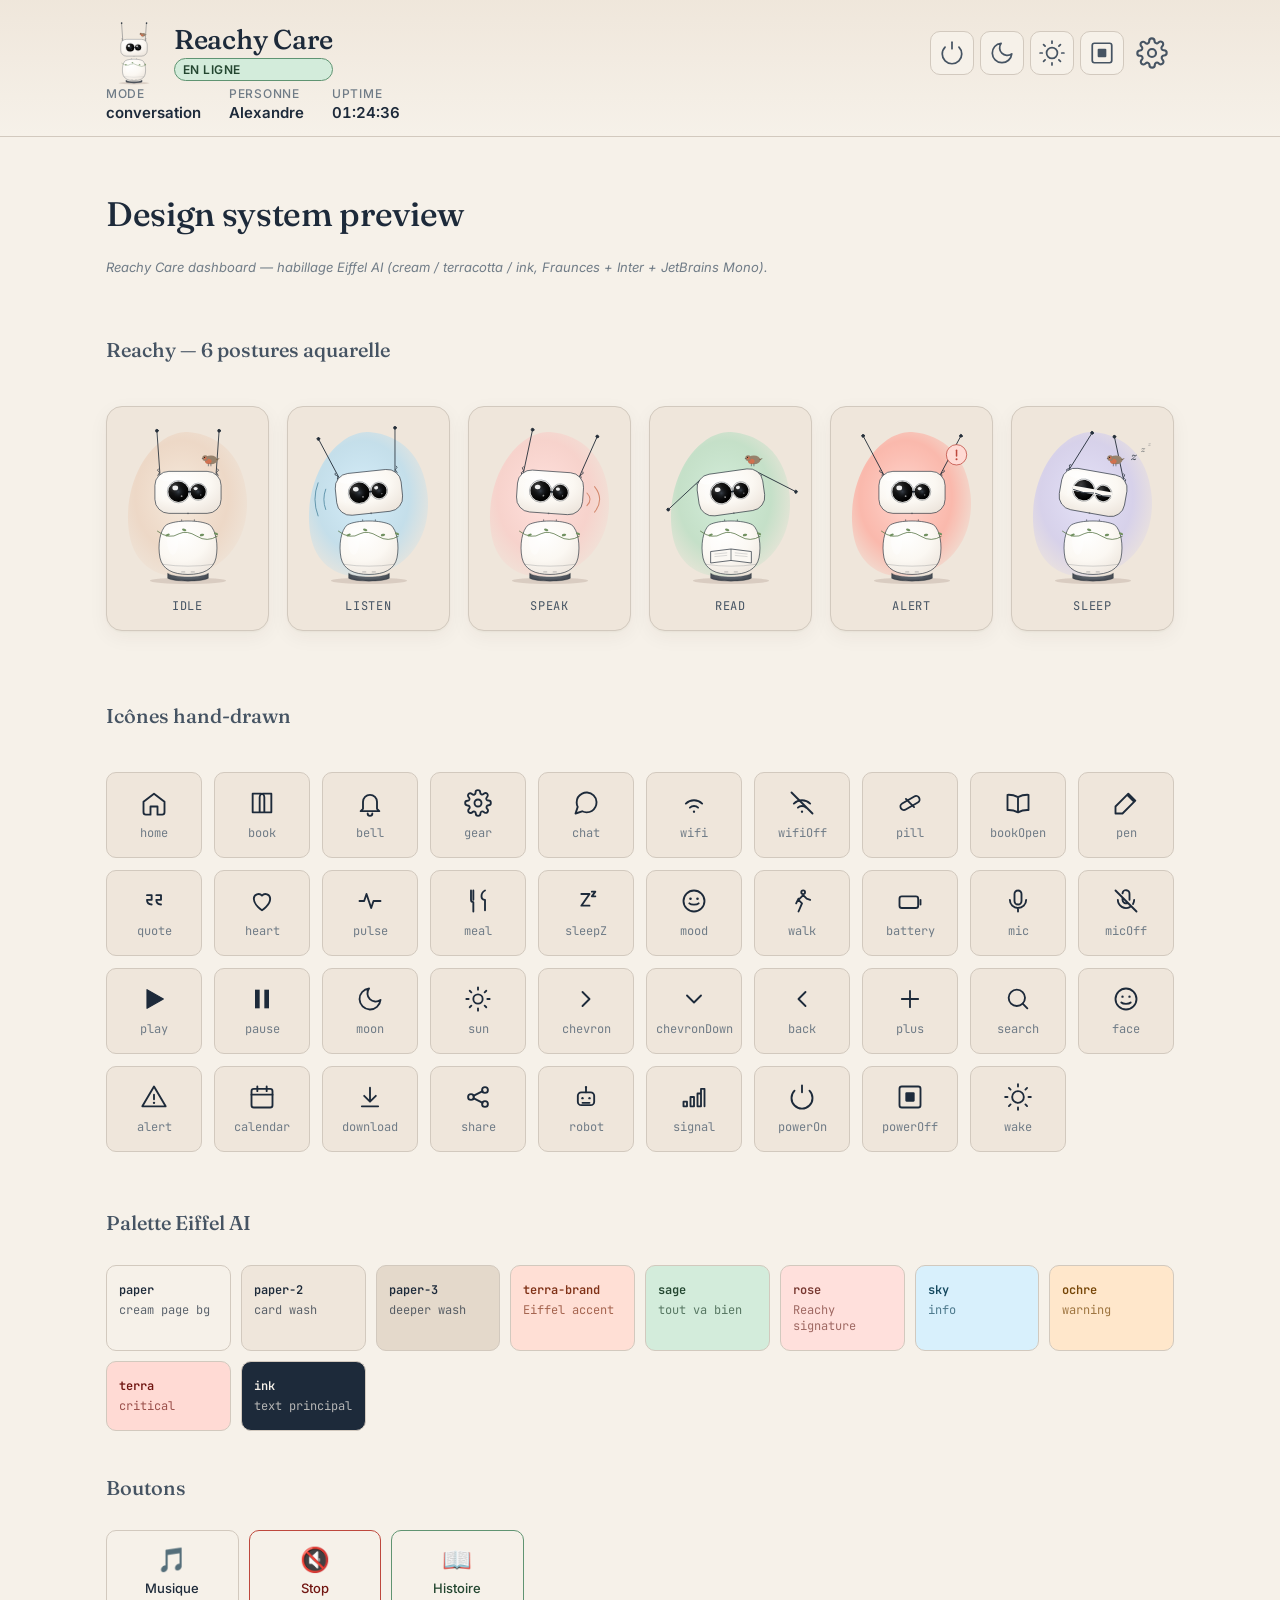
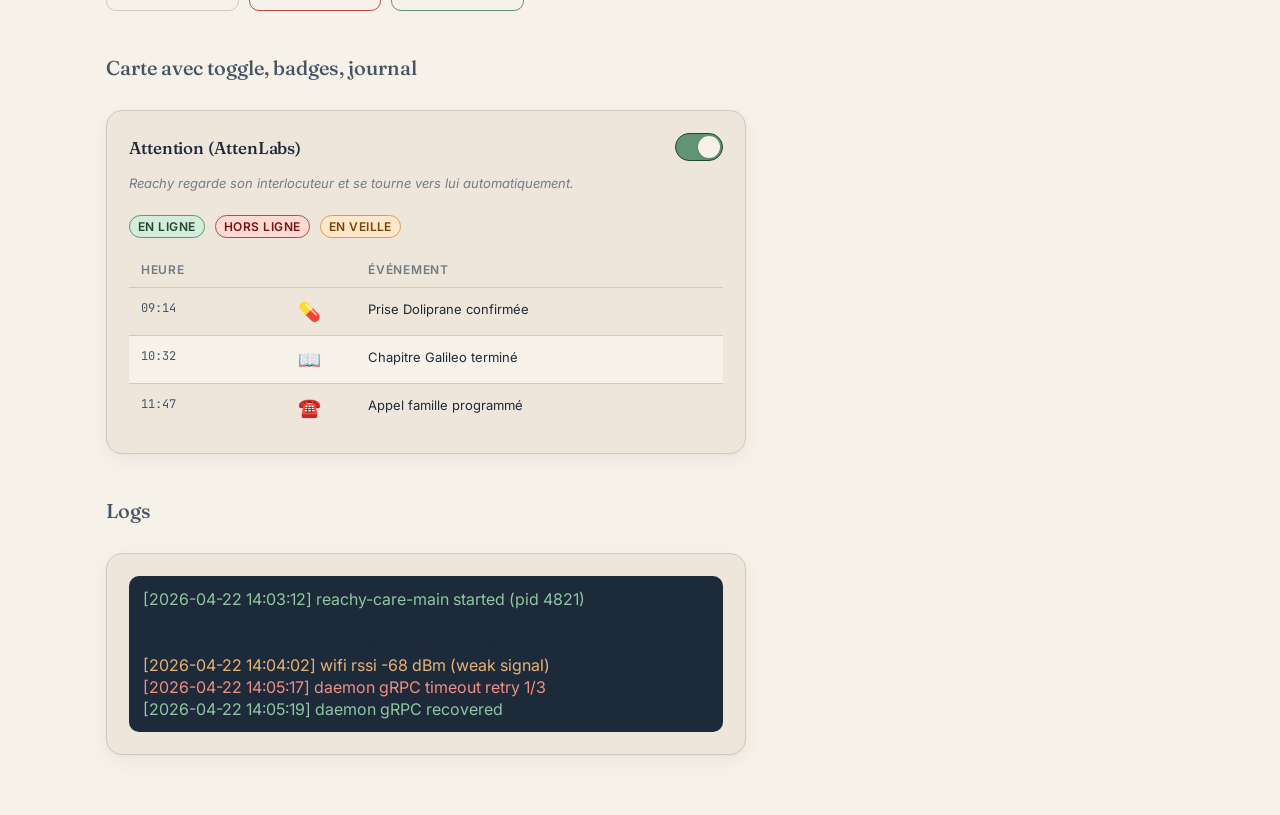
<file: resources/dashboard/preview.html>
<!DOCTYPE html>
<html lang="fr">
<head>
    <meta charset="UTF-8">
    <meta name="viewport" content="width=device-width, initial-scale=1.0">
    <title>Reachy Care — Design system preview</title>
    <link rel="stylesheet" href="./style.css">
    <style>
        .preview-main { max-width: 1100px; margin: 0 auto; padding: 24px 16px 60px; }
        .preview-title { font-family: var(--serif); font-size: var(--fs-3xl); margin: 32px 0 8px; color: var(--ink); font-weight: 500; letter-spacing: -0.01em; }
        .preview-section-title { font-family: var(--serif); font-size: var(--fs-xl); margin: 28px 0 14px; color: var(--ink-2); font-weight: 500; }
        .preview-note { color: var(--ink-3); font-style: italic; margin-bottom: 18px; font-size: var(--fs-sm); }
        .postures-grid { display: grid; grid-template-columns: repeat(auto-fit, minmax(160px, 1fr)); gap: 18px; margin: 14px 0 28px; }
        .posture-card { background: var(--paper-2); border-radius: var(--r-lg); border: 1px solid var(--hairline); padding: 16px; display: flex; flex-direction: column; align-items: center; gap: 10px; box-shadow: var(--shadow-soft); }
        .posture-label { font-family: var(--mono); font-size: var(--fs-xs); color: var(--ink-2); text-transform: uppercase; letter-spacing: 0.08em; }
        .icons-grid { display: grid; grid-template-columns: repeat(auto-fit, minmax(96px, 1fr)); gap: 12px; margin: 14px 0; }
        .icon-tile { background: var(--paper-2); border: 1px solid var(--hairline); border-radius: var(--r-md); padding: 16px 8px; display: flex; flex-direction: column; align-items: center; gap: 8px; color: var(--ink); }
        .icon-tile .label { font-family: var(--mono); font-size: var(--fs-xs); color: var(--ink-3); }
        .palette-grid { display: grid; grid-template-columns: repeat(auto-fit, minmax(120px, 1fr)); gap: 10px; }
        .swatch { padding: 16px 12px; border-radius: var(--r-md); border: 1px solid var(--hairline); font-family: var(--mono); font-size: var(--fs-xs); }
        .swatch-name { font-weight: 600; margin-bottom: 4px; }
        .swatch-val { opacity: 0.7; }
        .demo-row { display: flex; gap: 10px; flex-wrap: wrap; align-items: center; margin: 10px 0; }
        .divider { height: 1px; background: var(--hairline); margin: 36px 0 4px; }
    </style>
</head>
<body>
    <header>
        <div class="header-top" style="max-width: 1100px; margin: 0 auto; padding: 0 16px;">
            <div class="header-identity">
                <div class="robot-avatar" id="header-avatar"></div>
                <div class="header-text">
                    <h1>Reachy Care</h1>
                    <span class="badge badge-online">En ligne</span>
                </div>
            </div>
            <div class="power-controls">
                <button class="power-btn power-on" data-tooltip="Allumer" id="btn-on"></button>
                <button class="power-btn power-sleep" data-tooltip="Veille" id="btn-sleep"></button>
                <button class="power-btn power-wake" data-tooltip="Réveil" id="btn-wake"></button>
                <button class="power-btn power-off" data-tooltip="Arrêt" id="btn-off"></button>
                <a href="#" class="settings-link" data-tooltip="Paramètres" id="link-settings"></a>
            </div>
        </div>
        <div class="header-indicators" style="max-width: 1100px; margin: 0 auto; padding: 0 16px;">
            <div class="indicator">
                <span class="indicator-label">Mode</span>
                <span class="indicator-value">conversation</span>
            </div>
            <div class="indicator">
                <span class="indicator-label">Personne</span>
                <span class="indicator-value">Alexandre</span>
            </div>
            <div class="indicator">
                <span class="indicator-label">Uptime</span>
                <span class="indicator-value">01:24:36</span>
            </div>
        </div>
    </header>

    <main class="preview-main">
        <h1 class="preview-title">Design system preview</h1>
        <p class="preview-note">Reachy Care dashboard — habillage Eiffel AI (cream / terracotta / ink, Fraunces + Inter + JetBrains Mono).</p>

        <h2 class="preview-section-title">Reachy — 6 postures aquarelle</h2>
        <div class="postures-grid" id="postures-grid"></div>

        <h2 class="preview-section-title">Icônes hand-drawn</h2>
        <div class="icons-grid" id="icons-grid"></div>

        <h2 class="preview-section-title">Palette Eiffel AI</h2>
        <div class="palette-grid">
            <div class="swatch" style="background: var(--paper); color: var(--ink);"><div class="swatch-name">paper</div><div class="swatch-val">cream page bg</div></div>
            <div class="swatch" style="background: var(--paper-2); color: var(--ink);"><div class="swatch-name">paper-2</div><div class="swatch-val">card wash</div></div>
            <div class="swatch" style="background: var(--paper-3); color: var(--ink);"><div class="swatch-name">paper-3</div><div class="swatch-val">deeper wash</div></div>
            <div class="swatch" style="background: var(--terra-brand-wash); color: var(--terra-brand-ink);"><div class="swatch-name">terra-brand</div><div class="swatch-val">Eiffel accent</div></div>
            <div class="swatch" style="background: var(--sage-wash); color: var(--sage-ink);"><div class="swatch-name">sage</div><div class="swatch-val">tout va bien</div></div>
            <div class="swatch" style="background: var(--rose-wash); color: var(--rose-ink);"><div class="swatch-name">rose</div><div class="swatch-val">Reachy signature</div></div>
            <div class="swatch" style="background: var(--sky-wash); color: var(--sky-ink);"><div class="swatch-name">sky</div><div class="swatch-val">info</div></div>
            <div class="swatch" style="background: var(--ochre-wash); color: var(--ochre-ink);"><div class="swatch-name">ochre</div><div class="swatch-val">warning</div></div>
            <div class="swatch" style="background: var(--terra-wash); color: var(--terra-ink);"><div class="swatch-name">terra</div><div class="swatch-val">critical</div></div>
            <div class="swatch" style="background: var(--ink); color: var(--paper);"><div class="swatch-name">ink</div><div class="swatch-val">text principal</div></div>
        </div>

        <h2 class="preview-section-title">Boutons</h2>
        <div class="commands-grid" style="max-width: 560px;">
            <button class="cmd-btn"><span class="cmd-icon">🎵</span><span>Musique</span></button>
            <button class="cmd-btn cmd-btn-danger"><span class="cmd-icon">🔇</span><span>Stop</span></button>
            <button class="cmd-btn cmd-btn-accent"><span class="cmd-icon">📖</span><span>Histoire</span></button>
        </div>

        <h2 class="preview-section-title">Carte avec toggle, badges, journal</h2>
        <section class="card" style="max-width: 640px;">
            <div class="section-header">
                <h2>Attention (AttenLabs)</h2>
                <label class="toggle">
                    <input type="checkbox" checked>
                    <span class="toggle-slider"></span>
                </label>
            </div>
            <p class="placeholder" style="text-align: left; padding: 0 0 14px;">
                Reachy regarde son interlocuteur et se tourne vers lui automatiquement.
            </p>
            <div class="demo-row">
                <span class="badge badge-online">En ligne</span>
                <span class="badge badge-offline">Hors ligne</span>
                <span class="badge badge-sleeping">En veille</span>
            </div>
            <table class="journal-table" style="margin-top: 14px;">
                <thead><tr><th>Heure</th><th></th><th>Événement</th></tr></thead>
                <tbody>
                    <tr><td class="journal-time">09:14</td><td class="journal-category">💊</td><td class="journal-text">Prise Doliprane confirmée</td></tr>
                    <tr><td class="journal-time">10:32</td><td class="journal-category">📖</td><td class="journal-text">Chapitre Galileo terminé</td></tr>
                    <tr><td class="journal-time">11:47</td><td class="journal-category">☎️</td><td class="journal-text">Appel famille programmé</td></tr>
                </tbody>
            </table>
        </section>

        <h2 class="preview-section-title">Logs</h2>
        <section class="card" style="max-width: 640px;">
            <div class="logs-container">
                <div id="logs-demo">
<span class="log-line log-info">[2026-04-22 14:03:12] reachy-care-main started (pid 4821)</span>
<span class="log-line">[2026-04-22 14:03:14] camera pipeline ready, fps 15</span>
<span class="log-line">[2026-04-22 14:03:15] conv_app_v2 IPC connected</span>
<span class="log-line log-warning">[2026-04-22 14:04:02] wifi rssi -68 dBm (weak signal)</span>
<span class="log-line log-error">[2026-04-22 14:05:17] daemon gRPC timeout retry 1/3</span>
<span class="log-line log-info">[2026-04-22 14:05:19] daemon gRPC recovered</span>
                </div>
            </div>
        </section>
    </main>

    <script src="./components/icons.js"></script>
    <script src="./components/reachy.js"></script>
    <script>
        // Header avatar
        const headerAvatar = document.getElementById('header-avatar');
        headerAvatar.replaceChildren(Reachy.render('idle', 56, { showWash: false }));

        // Power buttons
        document.getElementById('btn-on').appendChild(Icons.svg('powerOn', 22));
        document.getElementById('btn-sleep').appendChild(Icons.svg('moon', 22));
        document.getElementById('btn-wake').appendChild(Icons.svg('wake', 22));
        document.getElementById('btn-off').appendChild(Icons.svg('powerOff', 22));
        document.getElementById('link-settings').appendChild(Icons.svg('gear', 22));

        // Posture gallery
        const postureGrid = document.getElementById('postures-grid');
        for (const posture of ['idle', 'listen', 'speak', 'read', 'alert', 'sleep']) {
            const card = document.createElement('div');
            card.className = 'posture-card';
            card.appendChild(Reachy.render(posture, 140));
            const label = document.createElement('div');
            label.className = 'posture-label';
            label.textContent = posture;
            card.appendChild(label);
            postureGrid.appendChild(card);
        }

        // Icon gallery
        const iconGrid = document.getElementById('icons-grid');
        for (const name of Icons.names()) {
            const tile = document.createElement('div');
            tile.className = 'icon-tile';
            tile.appendChild(Icons.svg(name, 28));
            const lbl = document.createElement('div');
            lbl.className = 'label';
            lbl.textContent = name;
            tile.appendChild(lbl);
            iconGrid.appendChild(tile);
        }
    </script>
</body>
</html>
</file>
<file: resources/dashboard/style.css>
/* ============================================
   Reachy Care Dashboard — Eiffel AI watercolor palette
   Mobile-first, tokens-based.
   ============================================ */

@import url("https://fonts.googleapis.com/css2?family=Fraunces:opsz,wght@9..144,400;9..144,500;9..144,600;9..144,700&family=Inter:wght@400;500;600;700&family=JetBrains+Mono:wght@400;500&display=swap");
@import url("./styles/tokens.css");

* {
    margin: 0;
    padding: 0;
    box-sizing: border-box;
}

body {
    font-family: var(--sans);
    background-color: var(--paper);
    color: var(--ink);
    min-height: 100vh;
    -webkit-font-smoothing: antialiased;
    -moz-osx-font-smoothing: grayscale;
}

/* ---- Header ---- */

header {
    background: linear-gradient(180deg, var(--paper-2) 0%, var(--paper) 100%);
    padding: 14px 16px 10px;
    position: sticky;
    top: 0;
    z-index: 100;
    border-bottom: 1px solid var(--hairline);
    backdrop-filter: saturate(1.1);
}

/* Grid à 2 colonnes : identity/indicators à gauche, power-controls/wifi à droite.
   Ça garantit que la colonne Wifi s'aligne pile sous le 1er bouton power-on. */
.header-grid {
    display: grid;
    grid-template-columns: 1fr auto;
    column-gap: 12px;
    row-gap: 10px;
    align-items: center;
}

.header-grid .header-identity { grid-column: 1; grid-row: 1; }
.header-grid .power-controls { grid-column: 2; grid-row: 1; justify-self: end; }
.header-grid .header-indicators { grid-column: 1; grid-row: 2; }
.header-grid .header-wifi-wrap { grid-column: 2; grid-row: 2; justify-self: start; }

.header-top {
    display: flex;
    align-items: center;
    justify-content: space-between;
    margin-bottom: 10px;
    gap: 12px;
}

.header-identity {
    display: flex;
    align-items: center;
    gap: 12px;
    min-width: 0;
}

.header-text {
    display: flex;
    flex-direction: column;
    gap: 4px;
    min-width: 0;
}

header h1 {
    font-family: var(--serif);
    font-size: 1.4rem;
    font-weight: 500;
    letter-spacing: -0.01em;
    line-height: 1.1;
    color: var(--ink);
    font-variation-settings: "opsz" 20, "SOFT" 50;
}

/* ---- Robot Avatar ---- */

.robot-avatar {
    width: 56px;
    height: 66px;
    flex-shrink: 0;
    border-radius: var(--r-md);
    background: transparent;
    padding: 0;
    display: flex;
    align-items: center;
    justify-content: center;
    transition: transform 0.3s;
}

.robot-avatar.online {
    /* état en ligne — subtil rebond */
}

.robot-avatar.sleeping {
    opacity: 0.65;
}

.robot-avatar svg {
    width: 100%;
    height: 100%;
}

.robot-avatar-img {
    width: 100%;
    height: 100%;
    object-fit: contain;
    display: block;
}

/* ---- Power Controls ---- */

.power-controls {
    display: flex;
    gap: 6px;
    flex-shrink: 0;
}

.power-btn {
    width: 40px;
    height: 40px;
    border-radius: var(--r-md);
    border: 1px solid var(--hairline);
    background: var(--paper);
    color: var(--ink-2);
    cursor: pointer;
    display: flex;
    align-items: center;
    justify-content: center;
    transition: color 0.2s, border-color 0.2s, background 0.2s, transform 0.15s;
    -webkit-tap-highlight-color: transparent;
    padding: 8px;
    min-height: 44px;
    min-width: 44px;
}

.power-btn svg {
    width: 100%;
    height: 100%;
}

.power-btn:active {
    transform: scale(0.92);
}

.power-btn.power-on:hover, .power-btn.power-on:active {
    color: var(--sage-ink);
    border-color: var(--sage);
    background: var(--sage-wash);
}

.power-btn.power-off:hover, .power-btn.power-off:active {
    color: var(--terra-ink);
    border-color: var(--terra);
    background: var(--terra-wash);
}

.power-btn.power-sleep:hover, .power-btn.power-sleep:active {
    color: var(--ochre-ink);
    border-color: var(--ochre);
    background: var(--ochre-wash);
}

.power-btn.power-wake:hover, .power-btn.power-wake:active {
    color: var(--sky-ink);
    border-color: var(--sky);
    background: var(--sky-wash);
}

/* État "en cours" : bouton enfoncé et saturé de sa couleur (vert pour ON,
   rouge pour OFF) tant que l'opération tourne. Pas d'animation pulse :
   le CEO veut une couleur franche pleine, pas un clignotement. */
.power-btn.is-busy {
    transform: scale(0.92);
    cursor: wait;
}

.power-btn.is-busy.power-on {
    color: #fff;
    border-color: var(--sage-ink);
    background: var(--sage);
}

.power-btn.is-busy.power-on svg {
    color: #fff;
    stroke: currentColor;
}

.power-btn.is-busy.power-off {
    color: #fff;
    border-color: var(--terra-ink);
    background: var(--terra);
}

.power-btn.is-busy.power-off svg {
    color: #fff;
    stroke: currentColor;
}

.power-btn.is-busy.power-sleep {
    color: #fff;
    border-color: var(--ochre-ink);
    background: var(--ochre);
}

.power-btn.is-busy.power-sleep svg {
    color: #fff;
    stroke: currentColor;
}

.power-btn.is-busy.power-wake {
    color: #fff;
    border-color: var(--sky-ink);
    background: var(--sky);
}

.power-btn.is-busy.power-wake svg {
    color: #fff;
    stroke: currentColor;
}

/* AttenLabs live : état courant + flag speaking. Inline dans section-header
   entre le h2 et la pastille toggle — chips en MAJUSCULES, colorés selon
   l'état (SILENT gris, TO_HUMAN ocre, TO_COMPUTER sage) + "PARLE" cyan pulse.
   margin-left:auto pousse le groupe à droite, toggle vient après (space-between
   + nowrap sur le parent garantit une seule ligne). */
.attenlabs-live {
    display: flex;
    align-items: center;
    gap: 6px;
    flex: 0 0 auto;
    margin-left: auto;
}

.state-chip {
    display: inline-flex;
    align-items: center;
    padding: 3px 10px;
    border-radius: 999px;
    border: 1px solid var(--hairline);
    background: var(--paper);
    color: var(--ink-2);
    font-size: 0.72rem;
    font-weight: 600;
    letter-spacing: 0.04em;
    text-transform: uppercase;
    line-height: 1.4;
    white-space: nowrap;
}

/* Le `display: inline-flex` ci-dessus override l'attribut HTML [hidden] du
   span PARLE. On restaure display:none pour respecter le toggle JS. */
.state-chip[hidden] {
    display: none;
}

.state-chip-muted {
    color: var(--ink-3, #999);
    border-style: dashed;
}

.state-chip-silent {
    color: var(--ink-2);
    border-color: var(--ink-3, #bbb);
    background: var(--paper);
}

.state-chip-to-human {
    color: var(--ochre-ink);
    border-color: var(--ochre);
    background: var(--ochre-wash);
}

.state-chip-to-computer {
    color: var(--sage-ink);
    border-color: var(--sage);
    background: var(--sage-wash);
}

@keyframes attenlabs-speaking-pulse {
    0%, 100% { opacity: 1; }
    50% { opacity: 0.6; }
}

.state-chip-speaking {
    color: var(--sky-ink);
    border-color: var(--sky);
    background: var(--sky-wash);
    animation: attenlabs-speaking-pulse 1.5s ease-in-out infinite;
}

/* Flash visuel à chaque transition de chip (scale + halo). 450 ms : assez
   long pour être vu même si la vraie transition main.py est fugace. */
@keyframes state-chip-flash-anim {
    0%   { transform: scale(1.18); box-shadow: 0 0 0 4px rgba(40, 120, 80, 0.25); }
    100% { transform: scale(1);    box-shadow: 0 0 0 0 transparent; }
}

.state-chip.state-chip-flash {
    animation: state-chip-flash-anim 450ms ease-out;
}

.settings-link {
    width: 40px;
    height: 40px;
    display: flex;
    align-items: center;
    justify-content: center;
    color: var(--ink-2);
    padding: 6px;
    transition: color 0.2s, transform 0.15s;
    -webkit-tap-highlight-color: transparent;
    min-height: 44px;
    min-width: 44px;
}

.settings-link svg {
    width: 100%;
    height: 100%;
    transition: transform 0.25s ease;
}

.settings-link:hover, .settings-link:active {
    color: var(--terra-brand);
}

.settings-link:hover svg, .settings-link:active svg {
    transform: rotate(30deg);
}

/* ---- Tooltips custom (data-tooltip) ---- */

[data-tooltip] {
    position: relative;
}

[data-tooltip]::after {
    content: attr(data-tooltip);
    position: absolute;
    top: calc(100% + 10px);
    left: 50%;
    transform: translateX(-50%);
    background: var(--ink);
    color: var(--paper);
    padding: 6px 10px;
    border-radius: var(--r-sm);
    font-size: var(--fs-xs);
    font-weight: 500;
    white-space: nowrap;
    opacity: 0;
    pointer-events: none;
    transition: opacity 0.15s ease-out 0.3s;
    z-index: 1000;
    box-shadow: var(--shadow-soft);
}

[data-tooltip]:hover::after {
    opacity: 1;
}

.power-controls > *:last-child[data-tooltip]::after {
    left: auto;
    right: 0;
    transform: translateX(0);
}

/* ---- Badge ---- */

.badge {
    font-size: var(--fs-xs);
    font-weight: 600;
    padding: 3px 8px;
    border-radius: 20px;
    text-transform: uppercase;
    letter-spacing: 0.04em;
    display: inline-block;
}

.badge-online {
    background: var(--sage-wash);
    color: var(--sage-ink);
    border: 1px solid var(--sage);
}

.badge-offline {
    background: var(--terra-wash);
    color: var(--terra-ink);
    border: 1px solid var(--terra);
}

.badge-sleeping {
    background: var(--ochre-wash);
    color: var(--ochre-ink);
    border: 1px solid var(--ochre);
}

.sleeping-badge {
    color: var(--ochre-ink) !important;
    font-weight: 700;
}

/* Wifi indicator in header — dans la cellule grid sous power-on */
.header-wifi-wrap {
    display: flex;
    align-items: flex-start;
}

.indicator-wifi {
    align-items: flex-start;
}

.indicator-wifi .indicator-value {
    display: inline-flex;
    align-items: center;
    gap: 6px;
    font-size: var(--fs-sm);
}

.wifi-icon {
    display: inline-flex;
    align-items: center;
    width: 18px;
    height: 18px;
}

.wifi-icon.wifi-online {
    color: var(--sage-ink);
}

.wifi-icon.wifi-offline {
    color: var(--terra-ink);
}

#indicator-wifi-ssid {
    max-width: 120px;
    overflow: hidden;
    text-overflow: ellipsis;
    white-space: nowrap;
    font-size: var(--fs-sm);
}

/* ---- Indicators ---- */

.header-indicators {
    display: flex;
    gap: 20px;
}

.indicator {
    display: flex;
    flex-direction: column;
    gap: 2px;
}

.indicator-label {
    font-size: var(--fs-xs);
    color: var(--ink-3);
    text-transform: uppercase;
    letter-spacing: 0.06em;
    font-weight: 500;
}

.indicator-value {
    font-size: var(--fs-md);
    font-weight: 600;
    color: var(--ink);
    font-variant-numeric: tabular-nums;
}

/* ---- Main ---- */

main {
    padding: 12px;
    max-width: 100%;
    display: flex;
    flex-direction: column;
    gap: 12px;
    padding-bottom: 40px;
}

/* ---- Card ---- */

.card {
    background: var(--paper-2);
    border-radius: var(--r-lg);
    padding: 18px;
    box-shadow: var(--shadow-soft);
    border: 1px solid var(--hairline);
}

.card h2 {
    font-family: var(--serif);
    font-size: var(--fs-lg);
    font-weight: 500;
    margin-bottom: 14px;
    color: var(--ink);
    letter-spacing: -0.005em;
    font-variation-settings: "opsz" 14, "SOFT" 30;
}

.section-header {
    display: flex;
    align-items: center;
    justify-content: space-between;
    flex-wrap: nowrap;
    gap: 12px;
    margin-bottom: 14px;
}

.section-header h2 {
    margin-bottom: 0;
    flex: 0 1 auto;
    min-width: 0;
}

.placeholder {
    color: var(--ink-3);
    font-size: var(--fs-sm);
    font-style: italic;
    text-align: center;
    padding: 20px 0;
}

/* ---- Video Feed ---- */

.video-container {
    position: relative;
    width: 100%;
    aspect-ratio: 16 / 9;
    background: var(--paper-3);
    border-radius: var(--r-md);
    overflow: hidden;
    border: 1px solid var(--hairline);
}

#video-feed {
    width: 100%;
    height: 100%;
    max-height: 50vh;
    object-fit: contain;
    display: block;
}

.video-overlay {
    position: absolute;
    inset: 0;
    display: flex;
    align-items: center;
    justify-content: center;
    background: var(--paper-3);
    color: var(--ink-3);
    font-size: var(--fs-sm);
    font-style: italic;
}

.video-overlay.hidden {
    display: none;
}

/* ---- Person Selector ---- */

#person-selector {
    background: var(--paper);
    color: var(--ink);
    border: 1px solid var(--hairline);
    border-radius: var(--r-sm);
    padding: 8px 14px;
    font-size: var(--fs-sm);
    font-family: inherit;
    cursor: pointer;
    appearance: none;
    -webkit-appearance: none;
    background-image: url("data:image/svg+xml,%3Csvg xmlns='http://www.w3.org/2000/svg' width='12' height='12' viewBox='0 0 12 12'%3E%3Cpath fill='%237a6b58' d='M2 4l4 4 4-4'/%3E%3C/svg%3E");
    background-repeat: no-repeat;
    background-position: right 10px center;
    padding-right: 30px;
    min-height: 36px;
}

#person-selector:focus {
    outline: 2px solid var(--terra-brand);
    outline-offset: 1px;
}

/* ---- Journal ---- */

.journal-table {
    width: 100%;
    border-collapse: collapse;
    font-size: var(--fs-sm);
}

.journal-table th {
    text-align: left;
    padding: 10px 12px;
    color: var(--ink-3);
    font-weight: 600;
    font-size: var(--fs-xs);
    text-transform: uppercase;
    letter-spacing: 0.06em;
    border-bottom: 1px solid var(--hairline);
}

.journal-table td {
    padding: 12px;
    border-bottom: 1px solid var(--hairline);
    vertical-align: top;
}

.journal-table tr:nth-child(even) td {
    background: var(--paper);
}

.journal-table tr:last-child td {
    border-bottom: none;
}

.journal-time {
    color: var(--ink-2);
    white-space: nowrap;
    font-family: var(--mono);
    font-variant-numeric: tabular-nums;
    font-size: var(--fs-xs);
}

.journal-category {
    font-size: 1.15rem;
    text-align: center;
}

.journal-text {
    color: var(--ink);
    line-height: 1.5;
}

/* ---- Activities Grid ---- */

.activities-grid {
    display: grid;
    grid-template-columns: 1fr;
    gap: 10px;
}

.activity-card {
    display: flex;
    align-items: center;
    gap: 12px;
    padding: 14px 16px;
    background: var(--paper);
    border-radius: var(--r-md);
    border: 1px solid var(--hairline);
    transition: border-color 0.2s, background 0.2s;
}

.activity-card.active-mode {
    border-color: var(--terra-brand);
    background: var(--terra-brand-wash);
}

.activity-info {
    flex: 1;
    min-width: 0;
}

.activity-name {
    font-size: var(--fs-md);
    font-weight: 600;
    color: var(--ink);
    white-space: nowrap;
    overflow: hidden;
    text-overflow: ellipsis;
}

.activity-desc {
    font-size: var(--fs-xs);
    color: var(--ink-3);
    margin-top: 2px;
}

.activity-actions {
    display: flex;
    align-items: center;
    gap: 10px;
    flex-shrink: 0;
}

/* ---- Toggle Switch (iOS style) ---- */

.toggle {
    position: relative;
    width: 48px;
    height: 28px;
    flex-shrink: 0;
}

.toggle input {
    opacity: 0;
    width: 0;
    height: 0;
    position: absolute;
}

.toggle-slider {
    position: absolute;
    inset: 0;
    background: var(--paper-3);
    border-radius: 28px;
    cursor: pointer;
    transition: background 0.3s;
    border: 1px solid var(--hairline);
}

.toggle-slider::before {
    content: '';
    position: absolute;
    width: 22px;
    height: 22px;
    left: 2px;
    top: 2px;
    background: var(--paper);
    border-radius: 50%;
    transition: transform 0.3s;
    box-shadow: 0 1px 3px rgba(60, 40, 20, 0.15);
}

.toggle input:checked + .toggle-slider {
    background: var(--sage);
    border-color: var(--sage-ink);
}

.toggle input:checked + .toggle-slider::before {
    transform: translateX(20px);
}

.toggle input:focus-visible + .toggle-slider {
    outline: 2px solid var(--terra-brand);
    outline-offset: 2px;
}

/* ---- Trash Button ---- */

.btn-trash {
    background: none;
    border: none;
    color: var(--ink-3);
    font-size: 1.1rem;
    cursor: pointer;
    padding: 4px;
    border-radius: var(--r-sm);
    transition: color 0.2s, background 0.2s;
    line-height: 1;
    min-width: 28px;
    min-height: 28px;
}

.btn-trash:hover,
.btn-trash:active {
    color: var(--terra-ink);
    background: var(--terra-wash);
}

/* ---- Commands Grid ---- */

.commands-grid {
    display: grid;
    grid-template-columns: repeat(3, 1fr);
    gap: 10px;
}

.cmd-btn {
    display: flex;
    flex-direction: column;
    align-items: center;
    gap: 6px;
    padding: 14px 8px;
    background: var(--paper);
    border: 1px solid var(--hairline);
    border-radius: var(--r-md);
    color: var(--ink);
    font-family: inherit;
    font-size: var(--fs-sm);
    font-weight: 500;
    cursor: pointer;
    transition: background 0.2s, border-color 0.2s, transform 0.1s;
    -webkit-tap-highlight-color: transparent;
    min-height: 44px;
}

.cmd-btn:active {
    transform: scale(0.96);
    background: var(--paper-2);
}

.cmd-btn:hover {
    border-color: var(--ink-3);
}

.cmd-btn-danger {
    border-color: var(--terra);
    color: var(--terra-ink);
}

.cmd-btn-danger:active {
    background: var(--terra-wash);
}

.cmd-btn-accent {
    border-color: var(--sage);
    color: var(--sage-ink);
}

.cmd-btn-accent:active {
    background: var(--sage-wash);
}

.cmd-icon {
    font-size: 1.5rem;
}

/* ---- Logs ---- */

.btn-toggle-logs {
    background: none;
    border: none;
    color: var(--ink-2);
    font-size: 1rem;
    cursor: pointer;
    padding: 4px 8px;
    border-radius: var(--r-sm);
    transition: transform 0.3s, color 0.2s;
    min-width: 32px;
    min-height: 32px;
}

.btn-toggle-logs:hover {
    color: var(--ink);
}

.btn-toggle-logs.expanded {
    transform: rotate(180deg);
}

.logs-container {
    background: var(--ink);
    border-radius: var(--r-md);
    padding: 12px 14px;
    max-height: 300px;
    overflow-y: auto;
    transition: max-height 0.3s ease, padding 0.3s ease, opacity 0.3s ease;
}

.logs-container.collapsed {
    max-height: 0;
    padding: 0 14px;
    opacity: 0;
    overflow: hidden;
}

#logs-content {
    font-family: var(--mono);
    font-size: var(--fs-xs);
    line-height: 1.55;
    color: var(--paper-2);
    white-space: pre-wrap;
    word-break: break-all;
    font-variant-numeric: tabular-nums;
}

.log-line {
    display: block;
    padding: 1px 0;
}

.log-line.log-error {
    color: oklch(75% 0.12 28);
}

.log-line.log-warning {
    color: oklch(80% 0.10 72);
}

.log-line.log-info {
    color: oklch(78% 0.08 155);
}

/* ---- Confirmation Dialog ---- */

.dialog-overlay {
    position: fixed;
    inset: 0;
    background: rgba(40, 30, 20, 0.45);
    display: flex;
    align-items: center;
    justify-content: center;
    z-index: 1000;
    padding: 20px;
    backdrop-filter: blur(3px);
}

.dialog-overlay.hidden {
    display: none;
}

.dialog-box {
    background: var(--paper);
    border-radius: var(--r-lg);
    padding: 24px;
    max-width: 340px;
    width: 100%;
    box-shadow: var(--shadow-lift);
    border: 1px solid var(--hairline);
}

#confirm-message {
    font-family: var(--serif);
    font-size: var(--fs-lg);
    font-weight: 500;
    margin-bottom: 20px;
    text-align: center;
    line-height: 1.4;
    color: var(--ink);
}

.dialog-buttons {
    display: flex;
    gap: 10px;
}

.dialog-buttons button {
    flex: 1;
    padding: 12px 16px;
    border-radius: var(--r-md);
    font-family: inherit;
    font-size: var(--fs-md);
    font-weight: 600;
    cursor: pointer;
    border: 1px solid var(--hairline);
    transition: opacity 0.2s, transform 0.1s;
    min-height: 44px;
}

.dialog-buttons button:active {
    opacity: 0.85;
    transform: scale(0.98);
}

.btn-cancel {
    background: var(--paper-2);
    color: var(--ink);
}

.btn-confirm {
    background: var(--terra);
    color: var(--paper);
    border-color: var(--terra-ink);
}

/* ---- Scrollbar ---- */

.logs-container::-webkit-scrollbar {
    width: 6px;
}

.logs-container::-webkit-scrollbar-track {
    background: transparent;
}

.logs-container::-webkit-scrollbar-thumb {
    background: var(--ink-3);
    border-radius: 3px;
}

/* ---- Responsive: Tablet (768px+) ---- */

@media (min-width: 768px) {
    main {
        padding: 16px 24px;
        max-width: 900px;
        margin: 0 auto;
        gap: 16px;
    }

    header {
        padding: 20px 24px 14px;
    }

    header h1 {
        font-size: 1.7rem;
    }

    .header-indicators {
        gap: 28px;
    }

    .activities-grid {
        grid-template-columns: 1fr 1fr;
    }

    .commands-grid {
        grid-template-columns: repeat(4, 1fr);
    }

    .card {
        padding: 22px;
    }
}

/* ---- Responsive: Desktop (1024px+) ---- */

@media (min-width: 1024px) {
    main {
        max-width: 1100px;
        padding: 20px 32px;
    }

    .activities-grid {
        grid-template-columns: repeat(3, 1fr);
    }

    .commands-grid {
        grid-template-columns: repeat(4, 1fr);
    }

    .video-container {
        max-width: 720px;
        margin: 0 auto;
    }
}

/* ============================================================
   Settings page
   ============================================================ */

.settings-nav {
    padding: 14px 20px;
    background: var(--paper-2);
    border-bottom: 1px solid var(--hairline);
    display: flex;
    align-items: center;
    gap: 14px;
    font-size: var(--fs-sm);
    color: var(--ink-2);
}

.settings-nav .back-link {
    color: var(--terra-brand);
    text-decoration: none;
    display: inline-flex;
    align-items: center;
    gap: 6px;
    font-weight: 500;
    padding: 4px 6px;
    border-radius: var(--r-sm);
    transition: background 0.15s;
}

.settings-nav .back-link:hover {
    background: var(--terra-brand-wash);
}

.settings-nav .back-icon {
    display: inline-flex;
    align-items: center;
}

.settings-nav .nav-sep {
    color: var(--ink-3);
}

.settings-nav strong {
    color: var(--ink);
    font-family: var(--serif);
    font-weight: 500;
}

.settings-wrap {
    max-width: 720px;
    margin: 0 auto;
    padding: 20px 16px 60px;
    display: flex;
    flex-direction: column;
    gap: 14px;
}

.settings-card {
    background: var(--paper-2);
    border-radius: var(--r-lg);
    padding: 20px 22px;
    border: 1px solid var(--hairline);
    box-shadow: var(--shadow-soft);
}

.settings-card h3 {
    font-family: var(--serif);
    font-size: var(--fs-lg);
    font-weight: 500;
    color: var(--ink);
    margin: 0 0 12px;
    cursor: pointer;
    user-select: none;
    display: flex;
    align-items: center;
    justify-content: space-between;
    transition: color 0.15s;
    letter-spacing: -0.005em;
}

.settings-card h3:hover {
    color: var(--terra-brand);
}

.settings-card h3::after {
    content: '▾';
    font-size: 0.7em;
    color: var(--ink-3);
    transition: transform 0.2s;
    margin-left: 8px;
}

.settings-card.collapsed h3::after {
    transform: rotate(-90deg);
}

.settings-card.collapsed > *:not(h3) {
    display: none !important;
}

.settings-card h4 {
    font-size: var(--fs-md);
    font-weight: 600;
    color: var(--ink);
    margin: 0 0 8px;
}

.settings-card p {
    font-size: var(--fs-sm);
    color: var(--ink-2);
    margin: 0 0 12px;
    line-height: 1.5;
}

.settings-card-warn {
    color: var(--ochre-ink) !important;
}

.primary-badge {
    color: var(--sage-ink);
    background: var(--sage-wash);
    padding: 1px 8px;
    border-radius: var(--r-sm);
    font-size: 0.85em;
}

.settings-sep {
    border: none;
    border-top: 1px solid var(--hairline);
    margin: 18px 0;
}

.settings-form {
    display: flex;
    flex-direction: column;
    gap: 8px;
}

.settings-form label {
    color: var(--ink-2);
    font-size: var(--fs-sm);
    font-weight: 500;
}

.settings-form input,
.settings-form select,
.settings-select {
    padding: 10px 12px;
    border: 1px solid var(--hairline);
    border-radius: var(--r-sm);
    background: var(--paper);
    color: var(--ink);
    font-family: inherit;
    font-size: var(--fs-md);
    min-height: 40px;
    transition: border-color 0.15s, box-shadow 0.15s;
}

.settings-form input:focus,
.settings-form select:focus,
.settings-select:focus {
    outline: none;
    border-color: var(--terra-brand);
    box-shadow: 0 0 0 3px var(--terra-brand-wash);
}

.settings-form input:disabled {
    background: var(--paper-3);
    color: var(--ink-3);
    cursor: not-allowed;
}

.inline-check {
    display: inline-flex !important;
    align-items: center;
    gap: 8px;
    cursor: pointer;
    font-weight: 500;
}

.inline-check input {
    width: 18px;
    height: 18px;
    accent-color: var(--terra-brand);
}

.settings-label {
    display: block;
    margin-top: 14px;
    font-size: var(--fs-sm);
    font-weight: 500;
    color: var(--ink-2);
}

.settings-row {
    display: flex;
    gap: 10px;
    flex-wrap: wrap;
    align-items: center;
    margin-top: 8px;
}

.settings-row-tight {
    gap: 8px;
    margin-top: 4px;
}

.settings-select {
    flex: 1;
    min-width: 0;
}

.settings-slider {
    flex: 1;
    accent-color: var(--terra-brand);
    height: 6px;
}

.settings-readout {
    min-width: 3.5ch;
    color: var(--ink);
    font-family: var(--mono);
    font-variant-numeric: tabular-nums;
    font-size: var(--fs-sm);
}

.settings-hint {
    color: var(--ink-3);
    font-size: var(--fs-xs);
    line-height: 1.45;
    margin-top: 2px;
    display: block;
}

.settings-hint code {
    font-family: var(--mono);
    background: var(--paper-3);
    padding: 1px 5px;
    border-radius: 3px;
    font-size: 0.9em;
}

.btn-settings {
    padding: 10px 18px;
    background: var(--terra-brand);
    color: var(--paper);
    border: 1px solid var(--terra-brand-ink);
    border-radius: var(--r-sm);
    cursor: pointer;
    font-family: inherit;
    font-size: var(--fs-sm);
    font-weight: 600;
    min-height: 40px;
    transition: background 0.15s, opacity 0.15s, transform 0.1s;
    -webkit-tap-highlight-color: transparent;
}

.btn-settings:hover:not(:disabled) {
    background: var(--terra-brand-ink);
}

.btn-settings:active:not(:disabled) {
    transform: scale(0.97);
}

.btn-settings:disabled {
    opacity: 0.5;
    cursor: not-allowed;
}

.btn-settings.btn-danger {
    background: var(--terra);
    border-color: var(--terra-ink);
}

.btn-settings.btn-danger:hover:not(:disabled) {
    background: var(--terra-ink);
}

.btn-settings.btn-accent {
    background: var(--sage);
    border-color: var(--sage-ink);
    color: var(--paper);
}

.btn-settings.btn-accent:hover:not(:disabled) {
    background: var(--sage-ink);
}

.btn-settings.btn-play {
    padding: 10px 16px;
    min-width: 44px;
    display: inline-flex;
    align-items: center;
    justify-content: center;
}

.info-banner {
    background: var(--sky-wash);
    color: var(--sky-ink);
    border: 1px solid var(--sky);
    padding: 12px 14px;
    border-radius: var(--r-md);
    font-size: var(--fs-sm);
    line-height: 1.5;
    margin-bottom: 14px;
}

.info-banner code {
    font-family: var(--mono);
    background: rgba(255, 255, 255, 0.5);
    padding: 1px 5px;
    border-radius: 3px;
    font-size: 0.92em;
}

.msg {
    padding: 10px 12px;
    border-radius: var(--r-sm);
    margin-top: 10px;
    font-size: var(--fs-sm);
    display: none;
    border: 1px solid transparent;
}

.msg.ok {
    background: var(--sage-wash);
    color: var(--sage-ink);
    border-color: var(--sage);
}

.msg.err {
    background: var(--terra-wash);
    color: var(--terra-ink);
    border-color: var(--terra);
}

/* Person rows — accordéon dans Personnes connues */
.person-row {
    background: var(--paper);
    border-radius: var(--r-md);
    margin-bottom: 8px;
    border: 1px solid var(--hairline);
    border-left: 3px solid var(--ink-3);
    overflow: hidden;
    transition: border-color 0.15s, background 0.15s;
}

.person-row.is-primary {
    border-left-color: var(--sage);
    background: var(--sage-wash);
}

.person-header {
    display: flex;
    align-items: center;
    gap: 12px;
    padding: 12px 14px;
    cursor: pointer;
    user-select: none;
    min-height: 44px;
}

.person-header:hover {
    background: var(--paper-2);
}

.person-row.is-primary .person-header:hover {
    background: oklch(89% 0.045 155);
}

.primary-check {
    display: inline-flex;
    align-items: center;
    gap: 6px;
    font-size: var(--fs-xs);
    color: var(--ink-2);
    cursor: pointer;
}

.primary-check input {
    cursor: pointer;
    accent-color: var(--sage);
}

.person-row.is-primary .primary-check {
    color: var(--sage-ink);
    font-weight: 600;
}

.person-name {
    color: var(--ink);
    font-size: var(--fs-md);
    flex: 1;
    min-width: 0;
    overflow: hidden;
    text-overflow: ellipsis;
    white-space: nowrap;
}

.person-meta {
    color: var(--ink-3);
    font-family: var(--mono);
    font-size: var(--fs-xs);
    white-space: nowrap;
}

.chevron {
    color: var(--ink-3);
    font-size: var(--fs-sm);
    margin-left: 6px;
    display: inline-block;
    transition: transform 0.15s;
}

.chevron.expanded {
    transform: rotate(90deg);
}

.person-body {
    padding: 14px;
    border-top: 1px solid var(--hairline);
    background: var(--paper);
}

.person-body .settings-form label {
    margin-top: 6px;
}

.person-actions {
    display: flex;
    gap: 8px;
    flex-wrap: wrap;
    margin-top: 14px;
}

/* Wifi card */
.wifi-current {
    display: flex;
    align-items: center;
    gap: 12px;
    justify-content: space-between;
    padding: 14px;
    background: var(--paper);
    border: 1px solid var(--hairline);
    border-left: 3px solid var(--sage);
    border-radius: var(--r-md);
}

.wifi-current-label {
    display: flex;
    align-items: center;
    gap: 12px;
    min-width: 0;
    flex: 1;
}

.wifi-big-icon {
    color: var(--sage-ink);
    display: inline-flex;
    align-items: center;
    width: 32px;
    height: 32px;
    flex-shrink: 0;
}

.wifi-current-text {
    display: flex;
    flex-direction: column;
    min-width: 0;
}

.wifi-current-ssid {
    font-size: var(--fs-md);
    font-weight: 600;
    color: var(--ink);
    overflow: hidden;
    text-overflow: ellipsis;
    white-space: nowrap;
}

.wifi-current-meta {
    font-family: var(--mono);
    font-size: var(--fs-xs);
    color: var(--ink-3);
    margin-top: 2px;
}

.wifi-scan-list {
    display: flex;
    flex-direction: column;
    gap: 6px;
    margin-top: 4px;
}

.wifi-scan-item {
    display: flex;
    align-items: center;
    gap: 10px;
    padding: 10px 12px;
    background: var(--paper);
    border: 1px solid var(--hairline);
    border-radius: var(--r-sm);
    min-height: 44px;
}

.wifi-scan-item .wifi-scan-ssid {
    flex: 1;
    min-width: 0;
    font-weight: 500;
    color: var(--ink);
    overflow: hidden;
    text-overflow: ellipsis;
    white-space: nowrap;
}

.wifi-scan-item .wifi-scan-rssi {
    font-family: var(--mono);
    font-size: var(--fs-xs);
    color: var(--ink-3);
}

.wifi-scan-item .wifi-scan-lock {
    color: var(--ink-3);
    display: inline-flex;
    width: 16px;
    height: 16px;
}

.wifi-scan-item.is-saved {
    border-left: 3px solid var(--sage);
}

.wifi-scan-item .btn-wifi-connect {
    padding: 6px 12px;
    font-size: var(--fs-xs);
    min-height: 32px;
}
</file>
